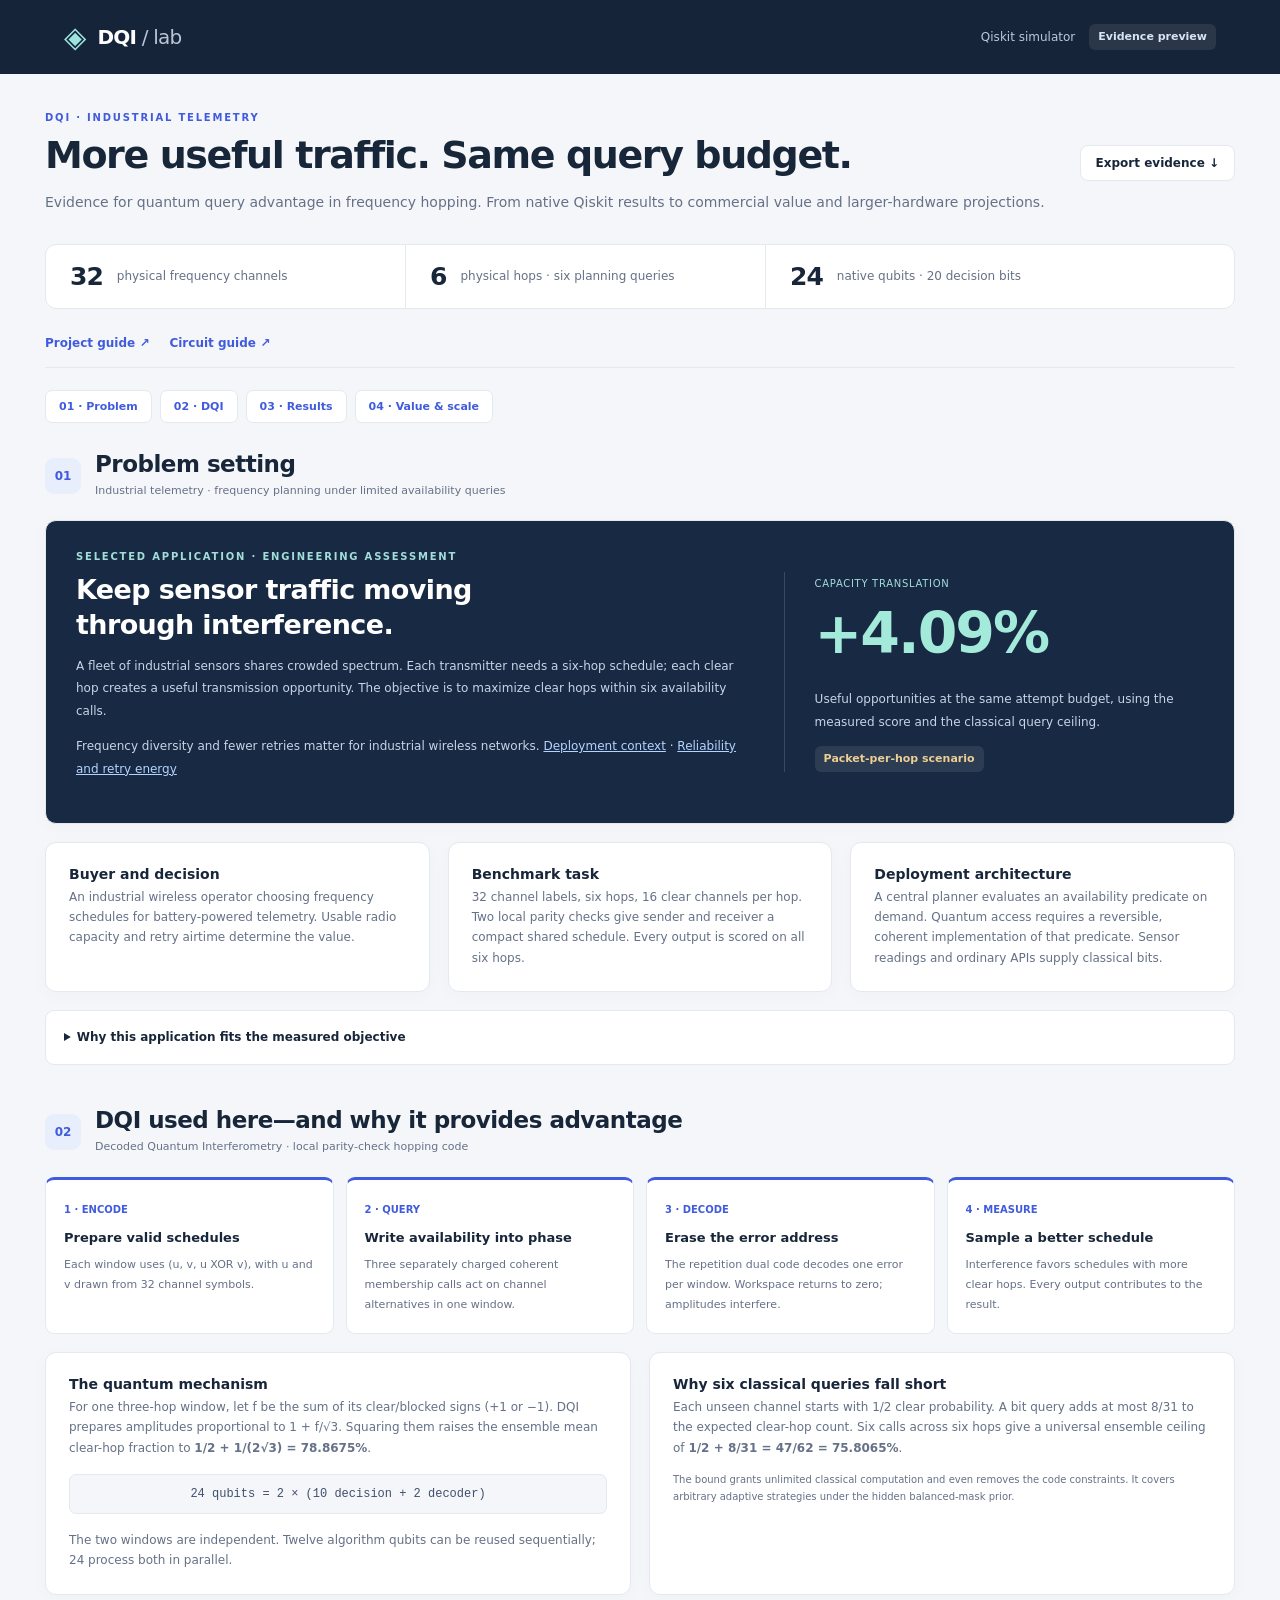
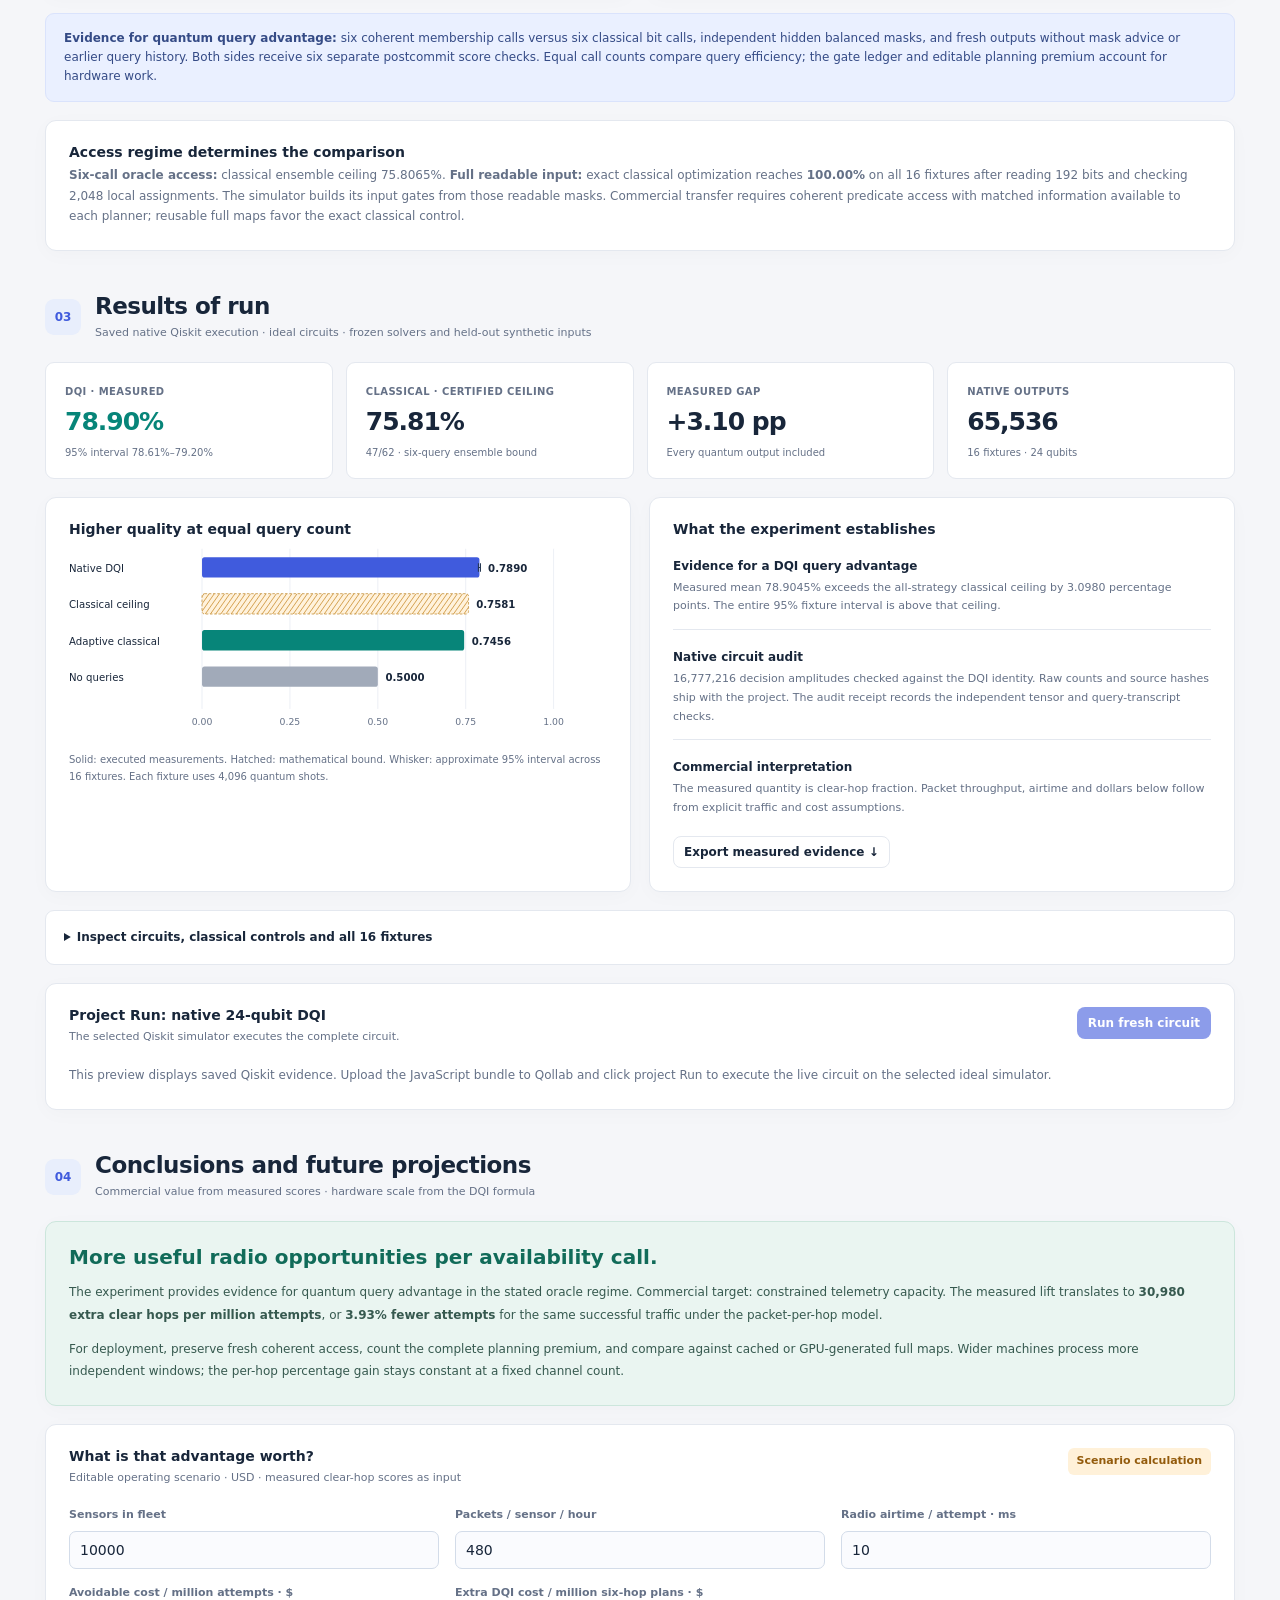
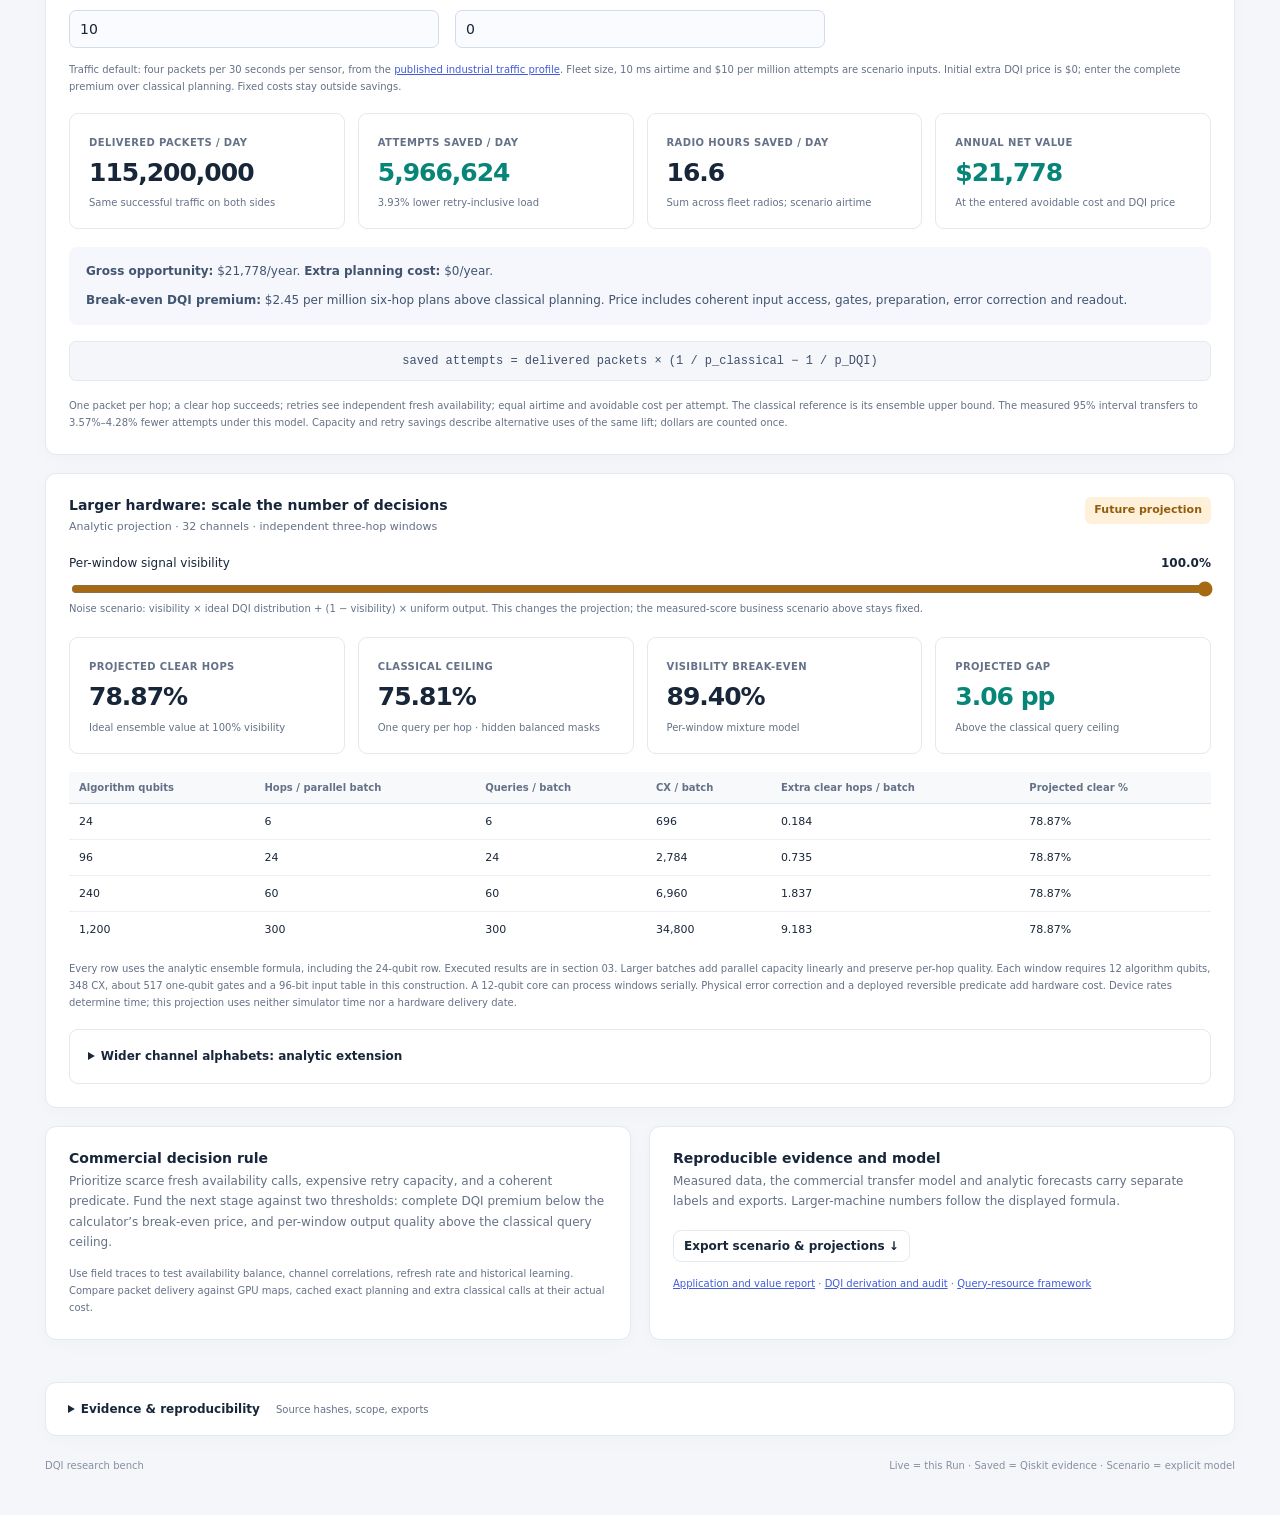
<file: preview.html>
<!doctype html>
<html lang="en"><head><meta charset="utf-8"><meta name="viewport" content="width=device-width, initial-scale=1"><title>DQI · frequency-hopping query advantage</title><link rel="stylesheet" href="main.css"></head><body><div id="preview-root"></div><script type="module" src="preview.js"></script></body></html>
</file>
<file: main.css>
:root{--bg:#f5f6f9;--surface:#fff;--ink:#18263a;--muted:#657187;--border:#e4e8ef;--blue:#405bdd;--cyan:#078579;--amber:#a66a13;--dark:#152438;--shadow:0 4px 20px #18263a06;font-family:Inter,ui-sans-serif,system-ui,-apple-system,BlinkMacSystemFont,"Segoe UI",sans-serif;color:var(--ink);background:var(--bg);font-synthesis:none}
*{box-sizing:border-box}body{margin:0}button,select,input{font:inherit}button,select{cursor:pointer}button:disabled{cursor:default;opacity:.6}button:focus-visible,a:focus-visible,select:focus-visible,input:focus-visible,summary:focus-visible{outline:3px solid #7ca9ff;outline-offset:3px}a{color:var(--blue)}.masthead{background:var(--dark);color:#fff;padding:20px 5%;display:flex;align-items:center;justify-content:space-between;gap:16px}.brand{font-size:20px;letter-spacing:-.8px;font-weight:750;text-decoration:none;color:white;display:flex;gap:12px;align-items:center}.brand-mark{font-size:29px;color:#9de4df}.brand-light{font-weight:350;color:#b9c5d7}.masthead-right{display:flex;align-items:center;gap:14px;font-size:12px}.environment{color:#bdc9da}.pill{display:inline-flex;align-items:center;gap:6px;font-size:11px;font-weight:650;padding:5px 9px;border-radius:6px;white-space:nowrap;line-height:1.5}.pill.neutral{background:#e9edf3;color:#596579}.masthead .pill.neutral{background:#ffffff16;color:#d9e4f7}.pill.live,.pill.measured{background:#e2f4ef;color:#087361}.pill.prediction{background:#fff1d9;color:#935b0c}.pill.warning{background:#fff0e6;color:#9b521e}.pill.error{background:#ffe8ea;color:#ae3044}main{max-width:1270px;margin:auto;padding:38px 40px 20px}.intro{display:flex;justify-content:space-between;gap:22px;align-items:center;margin-bottom:30px}.eyebrow{font-size:10px;letter-spacing:1.8px;color:var(--blue);font-weight:750;margin:0 0 10px}h1{font-size:clamp(25px,3.2vw,38px);line-height:1.2;letter-spacing:-1.4px;margin:0 0 12px;font-weight:680}.intro-copy{color:var(--muted);font-size:14px;margin:0;line-height:1.65}.button{border:1px solid transparent;background:var(--blue);color:white;border-radius:8px;padding:10px 15px;font-size:12px;font-weight:650;display:inline-flex;align-items:center;justify-content:center;gap:6px;text-decoration:none}.button.secondary{background:white;color:var(--ink);border-color:var(--border)}.button.small{padding:8px 10px}.scope-strip{display:grid;grid-template-columns:1fr 1fr 1.3fr;border:1px solid var(--border);border-radius:11px;background:white;overflow:hidden;margin-bottom:27px}.scope-strip>div{padding:17px 24px;display:flex;align-items:center;gap:14px;border-right:1px solid var(--border);color:var(--muted);font-size:12px}.scope-strip>div:last-child{border:0}.scope-number{font-size:25px;letter-spacing:-1px;color:var(--ink);font-weight:650}.tabs{display:flex;gap:22px;border-bottom:1px solid #dbe1eb;margin-bottom:26px;overflow-x:auto}.tabs button{border:0;background:none;padding:0 1px 14px;color:var(--muted);font-size:13px;font-weight:600;white-space:nowrap;border-bottom:3px solid transparent}.tabs button[aria-selected=true]{color:var(--blue);border-bottom-color:var(--blue)}.status-dot{display:inline-block;width:6px;height:6px;background:#d09a40;border-radius:100%;margin-left:7px}.status-dot.done{background:var(--cyan)}.status-dot.failed{background:#c05a61}.view{min-height:480px}.view-heading{display:flex;justify-content:space-between;align-items:flex-start;gap:20px;margin:0 0 20px}.view-heading h2{font-size:23px;letter-spacing:-.6px;margin:0 0 7px;font-weight:650}.subtitle,.small-copy{color:var(--muted);font-size:12px;line-height:1.7;margin:0}.controls{display:flex;gap:10px;align-items:end;flex-wrap:wrap}.control{display:flex;flex-direction:column;gap:5px}.control label,.control>span{font-size:10px;color:var(--muted);font-weight:650;text-transform:uppercase;letter-spacing:.6px}select{background:white;border:1px solid #dbe1eb;border-radius:7px;color:var(--ink);padding:8px 30px 8px 10px;font-size:12px;max-width:100%}.card{background:var(--surface);border:1px solid var(--border);border-radius:11px;box-shadow:var(--shadow);padding:23px}.card h3{font-size:14px;margin:0 0 5px;font-weight:650}.card-head{display:flex;align-items:flex-start;justify-content:space-between;gap:20px;margin-bottom:20px}.card-head p{font-size:11px;color:var(--muted);margin:5px 0 0;line-height:1.6}.grid{display:grid;gap:18px}.grid.two{grid-template-columns:minmax(0,1.6fr) minmax(0,1fr)}.grid.equal{grid-template-columns:1fr 1fr}.grid.three{grid-template-columns:1fr 1fr 1fr}.stats{display:grid;grid-template-columns:repeat(4,minmax(0,1fr));gap:13px;margin-bottom:18px}.stat{padding:17px 19px;background:white;border:1px solid var(--border);border-radius:9px}.stat .label{color:var(--muted);font-size:10px;letter-spacing:.4px;font-weight:600}.stat strong{display:block;font-size:27px;line-height:1.5;letter-spacing:-1px;font-weight:650;margin-top:4px}.stat .detail{font-size:10px;color:var(--muted);line-height:1.6}.positive{color:var(--cyan)}.theory-text{color:var(--amber)}.notice{display:flex;gap:12px;align-items:center;padding:15px 18px;border-radius:9px;background:#eaf0ff;border:1px solid #dae3fc;margin-bottom:18px;font-size:12px;line-height:1.6;color:#354b86}.notice.warning{background:#fff7e9;border-color:#f1e2c3;color:#875c1b}.notice.error{background:#fff0f1;border-color:#fad5da;color:#9c3545}.notice strong{font-weight:650}.job-strip{display:flex;align-items:center;gap:13px;flex:1;min-width:0}.spinner{width:17px;height:17px;border:2px solid #b7c6f1;border-top-color:var(--blue);border-radius:100%;animation:spin 1.1s linear infinite;flex-shrink:0}@keyframes spin{to{transform:rotate(360deg)}}.job-body{flex:1}.job-title{font-weight:650}.job-detail{font-size:11px;opacity:.85}.job-time{font-size:11px;font-variant-numeric:tabular-nums}.chart{width:100%;height:auto;display:block;overflow:visible}.chart text{font-family:inherit;fill:var(--muted);font-size:11px}.chart .value{font-weight:700;fill:var(--ink);font-size:12px}.chart .axis{stroke:#e9edf3;stroke-width:1}.chart .label{fill:var(--ink);font-size:12px}.legend{display:flex;gap:16px;flex-wrap:wrap;color:var(--muted);font-size:10px;margin-top:14px}.legend i{display:inline-block;width:9px;height:9px;border-radius:2px;margin-right:5px}.readout{display:flex;flex-direction:column;gap:16px}.readout-item{border-bottom:1px solid var(--border);padding-bottom:13px}.readout-item:last-child{border:0;padding:0}.readout-item b{font-size:12px}.readout-item p{font-size:11px;color:var(--muted);line-height:1.7;margin:5px 0 0}.code{font-family:ui-monospace,SFMono-Regular,Consolas,monospace;font-size:11px;overflow-wrap:anywhere}.formula{background:#f4f6fa;border:1px solid var(--border);border-radius:7px;padding:12px;font-family:ui-monospace,Consolas,monospace;font-size:12px;text-align:center;margin:16px 0;color:#40506c}.table-wrap{overflow-x:auto}table{border-collapse:collapse;width:100%;font-size:11px;text-align:left}th{padding:10px 10px;color:var(--muted);font-size:10px;font-weight:650;border-bottom:1px solid #dce2ea;background:#f8f9fb;white-space:nowrap}td{padding:11px 10px;border-bottom:1px solid #edf0f4;white-space:nowrap;font-variant-numeric:tabular-nums}tr:last-child td{border:0}td.score{font-weight:650;color:var(--cyan)}.table-foot{font-size:10px;color:var(--muted);margin:13px 0 0;line-height:1.7}.spaced{margin-top:18px}.assignment{display:grid;grid-template-columns:repeat(4,1fr);gap:8px;margin-top:16px}.assignment>div{background:#f5f7fc;border-radius:7px;padding:13px 5px;text-align:center}.assignment span{display:block;font-size:10px;color:var(--muted)}.assignment strong{display:block;font-size:22px;font-weight:650;color:var(--blue);margin-top:3px}.empty{padding:46px 20px;text-align:center;border:1px dashed #d3dce9;border-radius:8px;color:var(--muted);font-size:12px;line-height:1.8}.network{width:100%;height:340px;display:block;background:#fafbfe;border:1px solid #edf0f7;border-radius:8px}.network text{font-family:inherit;font-size:8px;fill:white;pointer-events:none}.network circle{stroke:white;stroke-width:1.5;cursor:help}.node-hint{min-height:28px;font-size:11px;color:var(--muted);padding-top:10px}.range-row{margin:20px 0}.range-row label{display:flex;justify-content:space-between;font-size:12px}.range-row input{width:100%;accent-color:var(--amber);margin-top:11px}.range-row small{display:block;font-size:10px;color:var(--muted);line-height:1.6}.prediction-result{display:grid;grid-template-columns:1fr 1fr;gap:12px;background:#fff8ec;border-radius:8px;padding:16px;margin-bottom:16px}.prediction-result b{display:block;font-size:25px;color:var(--amber);font-weight:650;letter-spacing:-.7px}.prediction-result span{font-size:10px;color:#9d7944}.audit-list{display:grid;grid-template-columns:1fr 1fr;gap:8px;margin:17px 0 0;padding:0;list-style:none}.audit-list li{font-size:11px;color:var(--muted);background:#f7f9fc;padding:10px;border-radius:6px}.audit-list li:before{content:'✓';color:var(--cyan);font-weight:800;margin-right:7px}.provenance{margin-top:25px;padding:0 22px}.provenance summary{padding:19px 0;cursor:pointer;font-size:12px;font-weight:650}.provenance summary span{font-size:10px;font-weight:400;color:var(--muted);margin-left:12px}.provenance details>div{padding-bottom:20px}.hash-row{display:grid;grid-template-columns:220px 1fr;gap:14px;border-top:1px solid var(--border);padding:10px 0;font-size:10px}.hash-row code{font-size:10px;overflow-wrap:anywhere;color:var(--muted)}footer{display:flex;justify-content:space-between;font-size:10px;color:#8490a2;gap:18px;padding:24px 0}.error-text{white-space:pre-wrap;overflow-wrap:anywhere}.sr-only{position:absolute;width:1px;height:1px;padding:0;margin:-1px;overflow:hidden;clip:rect(0,0,0,0);white-space:nowrap;border:0}.note-list{padding-left:18px;margin:12px 0 0;font-size:11px;line-height:1.9;color:var(--muted)}.mini-metric{font-size:34px;letter-spacing:-1px;margin:16px 0 4px;font-weight:650}.noise-model{display:grid;grid-template-columns:1fr 1fr;gap:13px}.noise-model>div{background:#f7f9fc;border-radius:8px;padding:16px}.noise-model span{font-size:10px;color:var(--muted)}.noise-model strong{display:block;font-size:23px;font-weight:650;margin:5px 0}.table-toolbar{display:flex;gap:12px;justify-content:space-between;align-items:center;margin-bottom:17px}
@media(min-width:1300px){.network{height:370px}}@media(max-width:900px){main{padding:28px 22px 16px}.grid.two{grid-template-columns:1fr}.scope-strip>div{padding:15px;font-size:11px;gap:8px}.scope-number{font-size:22px}.tabs{gap:19px}.stats{grid-template-columns:repeat(2,minmax(0,1fr))}.grid.equal{grid-template-columns:1fr}.masthead{padding:16px 24px}.hash-row{grid-template-columns:1fr;gap:5px}}@media(max-width:560px){main{padding:23px 16px 12px}.masthead{padding:15px 16px}.environment{display:none}.intro{align-items:flex-start;flex-direction:column;gap:17px;margin-bottom:22px}.intro .button{align-self:flex-start}.scope-strip{grid-template-columns:1fr}.scope-strip>div{padding:10px 16px;border-right:0;border-bottom:1px solid var(--border)}.scope-number{min-width:66px;font-size:22px}.tabs{gap:20px;margin-bottom:22px}.tabs button{font-size:12px;padding-bottom:12px}.view-heading{flex-direction:column;gap:12px}.view-heading h2{font-size:21px}.card{padding:17px}.stat{padding:13px}.stat strong{font-size:23px}.stats{gap:9px}.notice{padding:13px;align-items:flex-start}.job-time{display:none}.card-head{gap:8px}.grid.three{grid-template-columns:1fr}.assignment{gap:5px}.assignment strong{font-size:19px}.provenance{padding:0 16px}.provenance summary span{display:none}footer{flex-direction:column;gap:8px}.audit-list{grid-template-columns:1fr}.network{height:290px}.table-toolbar{align-items:flex-start;gap:10px}.chart text{font-size:10px}.noise-model{grid-template-columns:1fr}}
@media(prefers-reduced-motion:reduce){.spinner{animation:none}}
.card{min-width:0}
.project-docs{display:flex;gap:20px;margin:0 0 22px;padding:0 0 17px;border-bottom:1px solid var(--border);font-size:12px}.project-docs a{text-decoration:none;font-weight:600}
.checkcode-map{max-width:330px;margin:18px auto 0}
.query-jumps{display:flex;flex-wrap:wrap;gap:8px;margin:0 0 28px}.query-jumps a{padding:9px 13px;background:#fff;border:1px solid var(--border);border-radius:7px;font-size:11px;font-weight:650;text-decoration:none}.query-section{margin:0 0 42px;scroll-margin-top:18px}.query-section-head{display:flex;gap:14px;align-items:center;margin-bottom:20px}.query-section-head>span{width:36px;height:36px;display:grid;place-items:center;background:#e8eefc;color:var(--blue);border-radius:9px;font-size:12px;font-weight:750;flex-shrink:0}.query-section-head h2{margin:0;font-size:23px;letter-spacing:-.5px}.query-section-head p{font-size:11px;color:var(--muted);line-height:1.7;margin:5px 0 0}.query-hero{display:grid;grid-template-columns:minmax(0,1.6fr) minmax(0,1fr);gap:35px;background:#182a43;color:#fff;padding:30px}.query-hero .eyebrow{color:#a2ddd8}.query-hero h3{font-size:27px;line-height:1.3;letter-spacing:-.6px;max-width:500px}.query-hero p:not(.eyebrow){font-size:12px;line-height:1.9;color:#c7d4e7}.query-hero a{color:#b4d3ff}.hero-metric{border-left:1px solid #ffffff25;padding-left:30px;align-self:center}.hero-metric>span:first-child{font-size:10px;color:#a2ddd8;letter-spacing:.7px}.hero-metric strong{display:block;font-size:57px;letter-spacing:-2px;color:#a4eadb;line-height:1.5}.hero-metric .pill{color:#edcf94;background:#ffffff15;white-space:normal}.query-flow{display:grid;grid-template-columns:repeat(4,minmax(0,1fr));gap:12px}.query-flow>div{padding:18px;background:#fff;border:1px solid var(--border);border-top:3px solid #405bdd;border-radius:9px}.query-flow span{font-size:10px;font-weight:750;color:var(--blue)}.query-flow b{display:block;font-size:13px;line-height:1.5;margin:11px 0 8px}.query-flow p{font-size:11px;color:var(--muted);line-height:1.8;margin:0}.query-details{background:#fff;border:1px solid var(--border);border-radius:9px;padding:0 18px;min-width:0}.query-details summary{padding:17px 0;font-size:12px;font-weight:650;cursor:pointer;line-height:1.6}.query-details[open]{padding-bottom:18px}.wrap-table td{white-space:normal;line-height:1.7;vertical-align:top}.wrap-table td:first-child{width:26%;font-weight:650}.query-takeaway{background:#eaf5f1;border-color:#cce6dc}.query-takeaway h3{font-size:20px;color:#116b59}.query-takeaway p{font-size:12px;line-height:1.85;color:#36594f;margin:12px 0 0}.value-controls{display:grid;grid-template-columns:repeat(3,minmax(0,1fr));gap:16px}.value-input{display:flex;flex-direction:column;gap:8px;min-width:0}.value-input>span{font-size:11px;font-weight:600;color:var(--muted);line-height:1.5}.value-input input{width:100%;min-width:0;border:1px solid #d3dce9;background:#fafbfe;border-radius:7px;padding:10px;color:var(--ink);font-size:14px}.value-ledger{background:#f5f7fc;padding:14px 17px;border-radius:8px}.value-ledger p{font-size:12px;line-height:1.8;color:#415470;margin:0 0 7px}.value-ledger p:last-child{margin:0}.query-section .formula{overflow-wrap:anywhere}.query-section .stats strong{font-size:25px}.query-section .card-head .pill{flex-shrink:0}.query-section .notice{display:block}
@media(max-width:900px){.query-hero{grid-template-columns:1fr;gap:20px}.hero-metric{border-left:0;border-top:1px solid #ffffff25;padding:17px 0 0}.hero-metric strong{font-size:47px}.query-flow{grid-template-columns:1fr 1fr}.value-controls{grid-template-columns:1fr 1fr}}
@media(max-width:560px){.query-section{margin-bottom:32px}.query-section-head h2{font-size:20px}.query-hero{padding:21px}.query-hero h3{font-size:24px}.query-flow,.value-controls{grid-template-columns:1fr}.query-section .stats strong{font-size:20px}.query-details{padding:0 12px}.query-jumps a{padding:8px 10px}.wrap-table td:first-child{min-width:105px}.query-section .card-head .pill{align-self:flex-start;white-space:normal}}
#query-scope{display:block}
.view:has(#query-scope)>.notice:last-child{display:block}
.case-decision>.pill{align-self:flex-start}
@media(max-width:560px){.card-head{flex-direction:column;align-items:stretch}.case-decision .pill{align-self:flex-start}}
.resource-pair{display:grid;grid-template-columns:1fr 1fr;gap:20px;margin:16px 0}.resource-pair strong{display:block;font-size:27px;letter-spacing:-.7px;color:var(--amber);line-height:1.5}.resource-pair span{display:block;font-size:11px;line-height:1.7;color:var(--muted)}.resource-evidence{padding:18px;background:#fff8ed;border:1px solid #f2e4cc;border-radius:8px}.resource-evidence strong{font-size:30px}@media(max-width:560px){.resource-evidence{padding:13px}.resource-pair{gap:12px}.resource-pair strong,.resource-evidence strong{font-size:23px}}
.case-decision{display:flex;justify-content:space-between;gap:28px;background:#182a43;color:white;padding:27px 29px}.case-decision .eyebrow{color:#a2ddd8}.case-decision h3{font-size:23px;letter-spacing:-.5px;line-height:1.4;margin:0 0 11px}.case-decision p:not(.eyebrow){max-width:800px;color:#c6d3e6;font-size:12px;line-height:1.8;margin:0}.decision-label{align-self:flex-start}.case-steps{display:grid;grid-template-columns:repeat(4,minmax(0,1fr));gap:14px}.case-steps>div{background:#f7f9fc;border:1px solid var(--border);border-radius:8px;padding:17px}.case-steps span{color:var(--blue);font-size:10px;font-weight:750;letter-spacing:.8px}.case-steps b{display:block;font-size:13px;margin:9px 0}.case-steps p{font-size:11px;line-height:1.7;color:var(--muted);margin:0 0 14px}.case-steps em{font-style:normal;font-size:10px;font-weight:650;color:var(--amber);display:block}.case-steps .step-complete{color:var(--cyan)}.impact-bars{margin:22px 0}.impact-row{margin:0 0 22px}.impact-row>div:first-child{display:flex;justify-content:space-between;gap:15px;font-size:11px;color:var(--muted);margin-bottom:8px}.impact-row strong{font-size:15px;color:var(--ink);font-variant-numeric:tabular-nums}.impact-track{height:17px;background:#edf1f7;border-radius:4px;overflow:hidden}.impact-track span{display:block;height:100%;border-radius:4px}.impact-axis{display:flex;justify-content:space-between;color:var(--muted);font-size:10px}.case-conclusion{background:#f4f7fc;border:1px solid #e1e8f4;border-radius:8px;padding:15px;margin-top:20px}.case-conclusion b{font-size:12px}.case-conclusion p{font-size:11px;color:var(--muted);line-height:1.8;margin:7px 0 0}.source-link{display:inline-block;font-size:11px;margin-top:20px;text-underline-offset:3px}.case-research{border-top:3px solid #d3a858}.case-research-numbers{display:grid;grid-template-columns:1fr 1fr;gap:18px;margin:22px 0}.case-research-numbers strong{display:block;font-size:35px;letter-spacing:-1px;color:var(--amber);font-weight:650}.case-research-numbers span{font-size:10px;color:var(--muted)}.claim-grid{display:grid;grid-template-columns:repeat(4,minmax(0,1fr));gap:14px}.claim-grid>div{padding:16px;border:1px solid var(--border);border-radius:8px}.claim-grid b{display:block;font-size:12px;line-height:1.6;margin:12px 0 8px}.claim-grid p{font-size:11px;line-height:1.75;color:var(--muted);margin:0}.claim-state{font-size:9px;font-weight:750;border-radius:5px;display:inline-block;padding:5px 7px;line-height:1.5}.claim-state.observed{color:#087361;background:#e2f4ef}.claim-state.unsupported{color:#657187;background:#edf1f7}.claim-state.candidate{color:#935b0c;background:#fff1d9}
@media(max-width:1000px){.case-decision{flex-direction:column;gap:17px}.case-steps,.claim-grid{grid-template-columns:repeat(2,minmax(0,1fr))}}@media(max-width:560px){.case-decision{padding:20px}.case-decision h3{font-size:20px}.case-decision .pill{white-space:normal}.case-steps,.claim-grid{grid-template-columns:1fr}.impact-row>div:first-child{align-items:center}.case-research-numbers strong{font-size:29px}}
</file>
